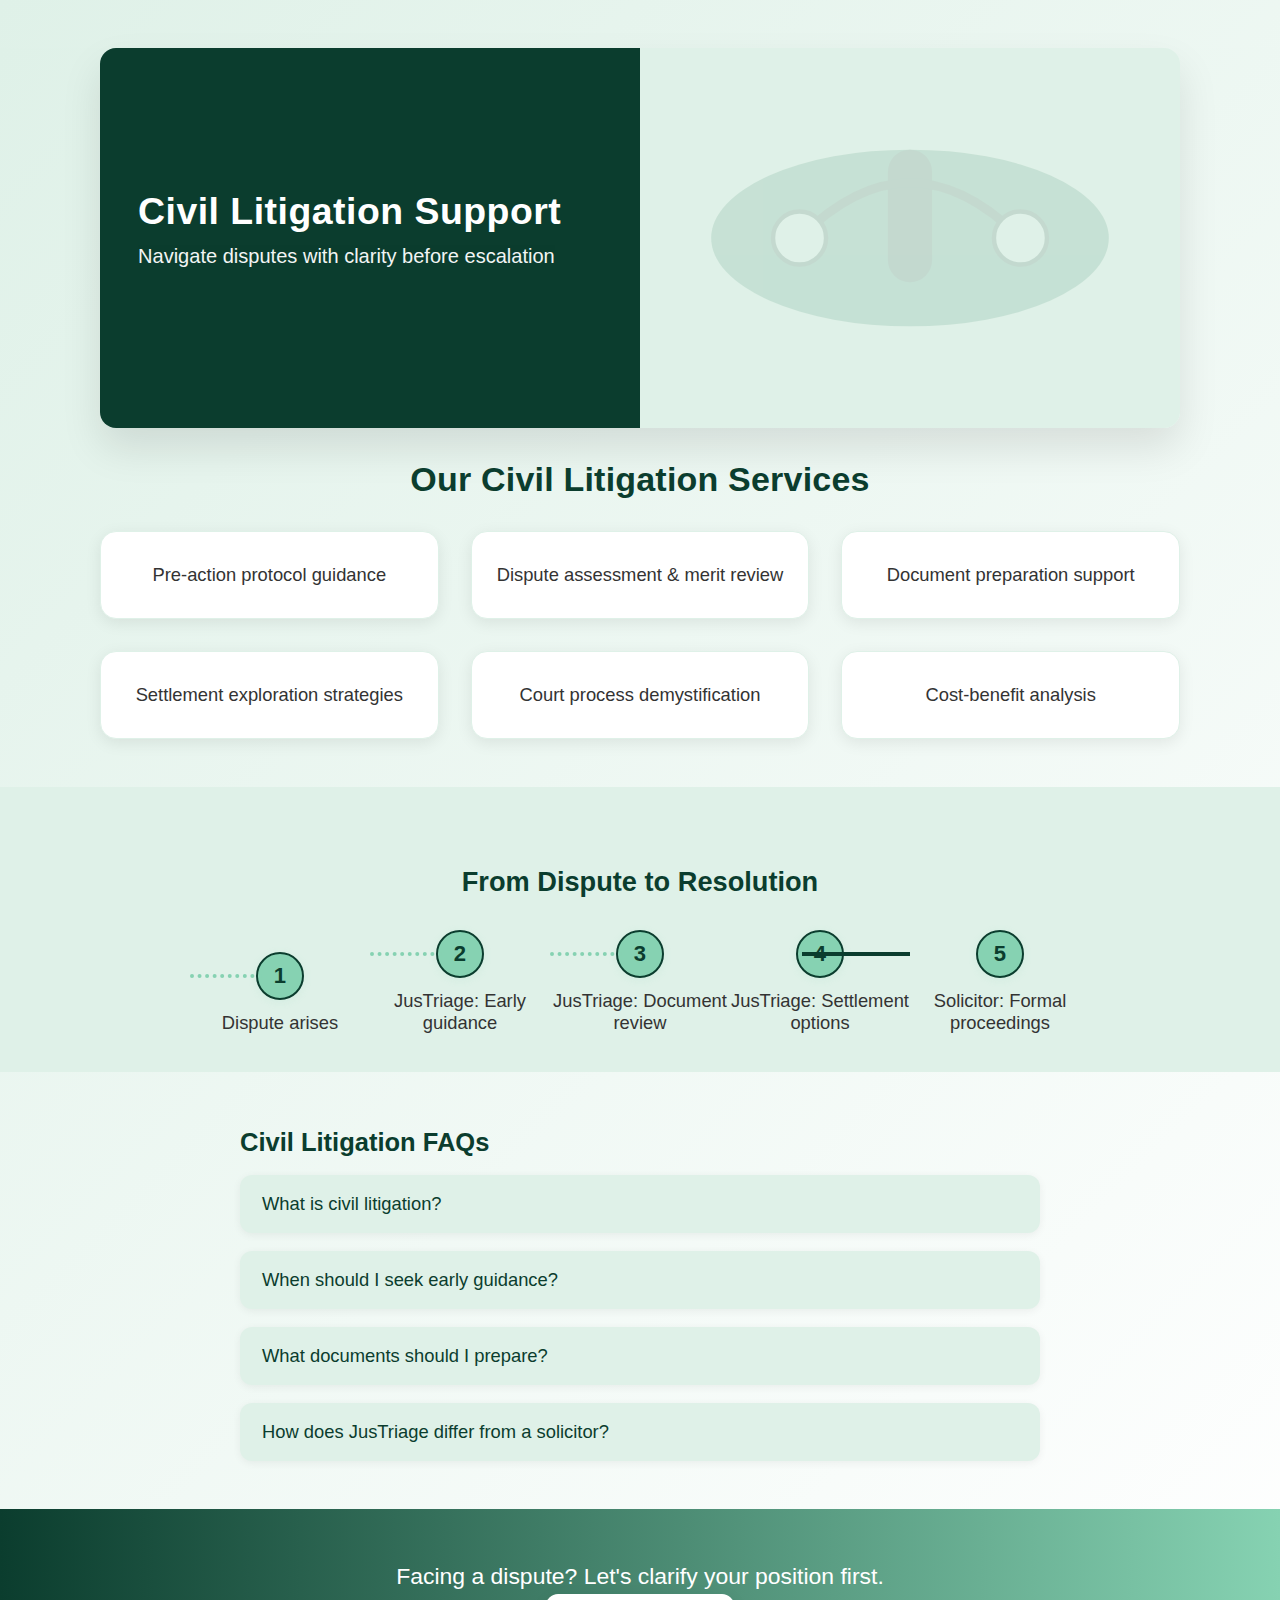
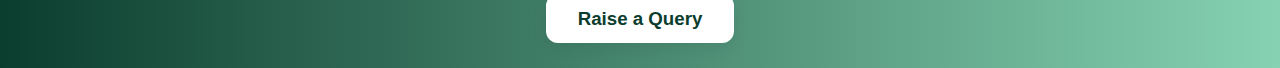
<file: civil-litigation.html>
<!DOCTYPE html>
<html lang="en">
<head>
  <meta charset="UTF-8">
  <meta name="viewport" content="width=device-width, initial-scale=1">
  <title>Civil Litigation Support — JusTriage</title>
  <meta name="description" content="Navigate disputes with clarity before escalation. Professional civil litigation support from JusTriage.">
  <style>
    :root {
      --green: #0B3D2E;
      --hover: #1F7A57;
      --accent: #DFF1E8;
      --focus: #86D2B2;
      --head: #111111;
      --text: #333333;
      --white: #FFF;
      --shadow: 0 20px 40px rgba(0,0,0,0.10);
      --radius: 16px;
      --transition: 0.3s ease;
    }
    html, body {
      margin: 0; padding: 0;
      background: linear-gradient(135deg, var(--accent) 0%, var(--white) 100%);
      color: var(--text);
      font-family: 'Inter', 'Segoe UI', 'Roboto', Arial, sans-serif;
      font-size: 17px;
      font-weight: 400;
      min-height: 100vh;
    }
    a { color: var(--green); text-decoration: none; transition: color var(--transition); }
    a:hover { color: var(--hover); text-decoration: underline; }
    /* Hero Split */
    .hero-split {
      display: grid; grid-template-columns: 1fr 1fr; min-height: 380px;
      box-shadow: var(--shadow); border-radius: var(--radius); overflow: hidden;
      margin: 48px auto 32px; max-width: 1080px;
    }
    .hero-left {
      background: var(--green); color: #fff; display: flex; flex-direction: column; justify-content: center; align-items: flex-start; padding: 48px 38px;
    }
    .hero-title { font-size: 2.2rem; font-weight: 700; margin-bottom: 12px; letter-spacing: 0.5px; }
    .hero-sub { font-size: 1.18rem; font-weight: 400; margin-bottom: 18px; opacity: 0.95; }
    .hero-right {
      background: var(--accent); display: flex; align-items: center; justify-content: center; position: relative;
    }
    .scales-bg {
      width: 90%; height: 80%; min-height: 220px; opacity: 0.7;
    }
    /* Services Grid */
    .services-section { max-width: 1080px; margin: 0 auto 48px; }
    .services-grid {
      display: grid; grid-template-columns: repeat(3,1fr); gap: 32px;
      margin-top: 32px;
    }
    .service-card {
      background: var(--white); border-radius: var(--radius);
      box-shadow: 0 4px 16px rgba(0,0,0,0.08);
      padding: 32px 22px; text-align: center; font-weight: 500;
      font-size: 1.08rem; transition: box-shadow var(--transition), transform var(--transition);
      cursor: pointer; border: 1px solid var(--accent);
      display: flex; flex-direction: column; align-items: center; justify-content: center;
    }
    .service-card:hover, .service-card:focus {
      box-shadow: 0 8px 32px rgba(31,122,87,0.18);
      transform: scale(1.04);
      outline: none;
    }
    /* Timeline */
    .timeline-section { background: var(--accent); padding: 56px 0 38px; }
    .timeline-wrap { max-width: 900px; margin: 0 auto; position: relative; }
    .timeline {
      display: flex; justify-content: space-between; align-items: flex-end; position: relative; margin-top: 32px;
    }
    .timeline-step {
      display: flex; flex-direction: column; align-items: center; flex: 1; position: relative;
    }
    .timeline-circle {
      width: 44px; height: 44px; background: var(--focus); color: var(--green);
      border-radius: 50%; display: flex; align-items: center; justify-content: center;
      font-size: 1.3rem; font-weight: 700; margin-bottom: 12px; box-shadow: 0 2px 8px rgba(134,210,178,0.12);
      border: 2px solid var(--green);
    }
    .timeline-label { font-size: 1.08rem; color: var(--text); font-weight: 500; text-align: center; }
    .timeline-line {
      position: absolute; top: 22px; left: 0; right: 0; height: 0; z-index: 0;
    }
    .dotted {
      border-top: 4px dotted var(--focus); width: 40%; position: absolute; left: 0; top: 22px;
    }
    .solid {
      border-top: 4px solid var(--green); width: 60%; position: absolute; right: 0; top: 22px;
    }
    /* FAQ Accordion */
    .faq-section { max-width: 800px; margin: 56px auto 48px; }
    .faq-title { font-size: 1.5rem; font-weight: 700; margin-bottom: 18px; color: var(--green); }
    .faq-list { list-style: none; padding: 0; margin: 0; }
    .faq-item { margin-bottom: 18px; border-radius: 12px; background: var(--accent); box-shadow: 0 2px 8px rgba(0,0,0,0.06); }
    .faq-question {
      padding: 18px 22px; cursor: pointer; font-weight: 500; color: var(--green); font-size: 1.08rem; border-radius: 12px;
      transition: background var(--transition);
    }
    .faq-question:hover, .faq-question:focus { background: var(--focus); color: var(--green); }
    .faq-answer {
      max-height: 0; overflow: hidden; transition: max-height 0.3s ease, padding 0.3s ease;
      padding: 0 22px; color: var(--text); font-size: 1rem;
    }
    .faq-item.active .faq-answer {
      max-height: 200px; padding: 12px 22px 18px 22px;
    }
    /* CTA Section */
    .cta-section {
      background: linear-gradient(90deg, var(--green) 0%, var(--focus) 100%);
      color: #fff; text-align: center; padding: 54px 0 38px;
      margin-top: 48px;
    }
    .cta-section .cta-title { font-size: 1.35rem; font-weight: 500; margin-bottom: 18px; }
    .cta-section .cta-btn {
      background: var(--white); color: var(--green); font-weight: 700; font-size: 1.1rem;
      padding: 14px 32px; border-radius: 12px; border: none; box-shadow: 0 4px 16px rgba(0,0,0,0.08);
      cursor: pointer; transition: background var(--transition), color var(--transition);
      text-decoration: none; margin-top: 12px;
    }
    .cta-section .cta-btn:hover, .cta-section .cta-btn:focus {
      background: var(--focus); color: var(--green); outline: none;
    }
    @media (max-width: 1024px) {
      .hero-split, .services-grid, .timeline { grid-template-columns: 1fr; flex-direction: column; gap: 18px; }
      .hero-split { min-height: 320px; }
      .services-grid { grid-template-columns: 1fr 1fr; }
      .areas-grid { grid-template-columns: 1fr 1fr; }
    }
    @media (max-width: 768px) {
      .hero-split { grid-template-columns: 1fr; min-height: 220px; }
      .hero-left, .hero-right { padding: 24px 12px; }
      .services-grid { grid-template-columns: 1fr; gap: 14px; }
      .timeline { flex-direction: column; gap: 32px; }
      .faq-section { padding: 0 8px; }
    }
  </style>
</head>
<body>
  <main>
    <section class="hero-split">
      <div class="hero-left">
        <div class="hero-title">Civil Litigation Support</div>
        <div class="hero-sub">Navigate disputes with clarity before escalation</div>
      </div>
      <div class="hero-right">
        <svg class="scales-bg" viewBox="0 0 220 120" fill="none" xmlns="http://www.w3.org/2000/svg">
          <g opacity="0.18">
            <ellipse cx="110" cy="60" rx="90" ry="40" fill="#1F7A57"/>
            <rect x="100" y="20" width="20" height="60" rx="10" fill="#0B3D2E"/>
            <path d="M60 60 Q110 10 160 60" stroke="#0B3D2E" stroke-width="4" fill="none"/>
            <circle cx="60" cy="60" r="12" fill="#DFF1E8" stroke="#0B3D2E" stroke-width="2"/>
            <circle cx="160" cy="60" r="12" fill="#DFF1E8" stroke="#0B3D2E" stroke-width="2"/>
          </g>
        </svg>
      </div>
    </section>
    <section class="services-section">
      <h2 style="text-align:center;color:var(--green);font-size:2rem;font-weight:700;letter-spacing:.2px;margin-bottom:8px">Our Civil Litigation Services</h2>
      <div class="services-grid">
        <div class="service-card" tabindex="0">Pre-action protocol guidance</div>
        <div class="service-card" tabindex="0">Dispute assessment & merit review</div>
        <div class="service-card" tabindex="0">Document preparation support</div>
        <div class="service-card" tabindex="0">Settlement exploration strategies</div>
        <div class="service-card" tabindex="0">Court process demystification</div>
        <div class="service-card" tabindex="0">Cost-benefit analysis</div>
      </div>
    </section>
    <section class="timeline-section">
      <div class="timeline-wrap">
        <h2 style="text-align:center;color:var(--green);font-size:1.6rem;font-weight:700;margin-bottom:18px">From Dispute to Resolution</h2>
        <div class="timeline">
          <div class="timeline-step">
            <div class="timeline-circle">1</div>
            <div class="timeline-label">Dispute arises</div>
            <div class="dotted"></div>
          </div>
          <div class="timeline-step">
            <div class="timeline-circle">2</div>
            <div class="timeline-label">JusTriage: Early guidance</div>
            <div class="dotted"></div>
          </div>
          <div class="timeline-step">
            <div class="timeline-circle">3</div>
            <div class="timeline-label">JusTriage: Document review</div>
            <div class="dotted"></div>
          </div>
          <div class="timeline-step">
            <div class="timeline-circle">4</div>
            <div class="timeline-label">JusTriage: Settlement options</div>
            <div class="solid"></div>
          </div>
          <div class="timeline-step">
            <div class="timeline-circle">5</div>
            <div class="timeline-label">Solicitor: Formal proceedings</div>
          </div>
        </div>
      </div>
    </section>
    <section class="faq-section">
      <div class="faq-title">Civil Litigation FAQs</div>
      <ul class="faq-list">
        <li class="faq-item">
          <div class="faq-question" tabindex="0">What is civil litigation?</div>
          <div class="faq-answer">Civil litigation is the process of resolving disputes between individuals or organizations through the court system, excluding criminal matters.</div>
        </li>
        <li class="faq-item">
          <div class="faq-question" tabindex="0">When should I seek early guidance?</div>
          <div class="faq-answer">Early guidance helps clarify your position, assess risks, and explore settlement options before formal legal action is taken.</div>
        </li>
        <li class="faq-item">
          <div class="faq-question" tabindex="0">What documents should I prepare?</div>
          <div class="faq-answer">Key documents include contracts, correspondence, and any evidence relevant to the dispute. JusTriage can help review and organize these.</div>
        </li>
        <li class="faq-item">
          <div class="faq-question" tabindex="0">How does JusTriage differ from a solicitor?</div>
          <div class="faq-answer">JusTriage provides early-stage triage, guidance, and document review. Solicitors handle formal proceedings and reserved legal activities.</div>
        </li>
      </ul>
    </section>
    <section class="cta-section">
      <div class="cta-title">Facing a dispute? Let's clarify your position first.</div>
      <a class="cta-btn" href="#query">Raise a Query</a>
    </section>
  </main>
</body>
</html>
</file>
